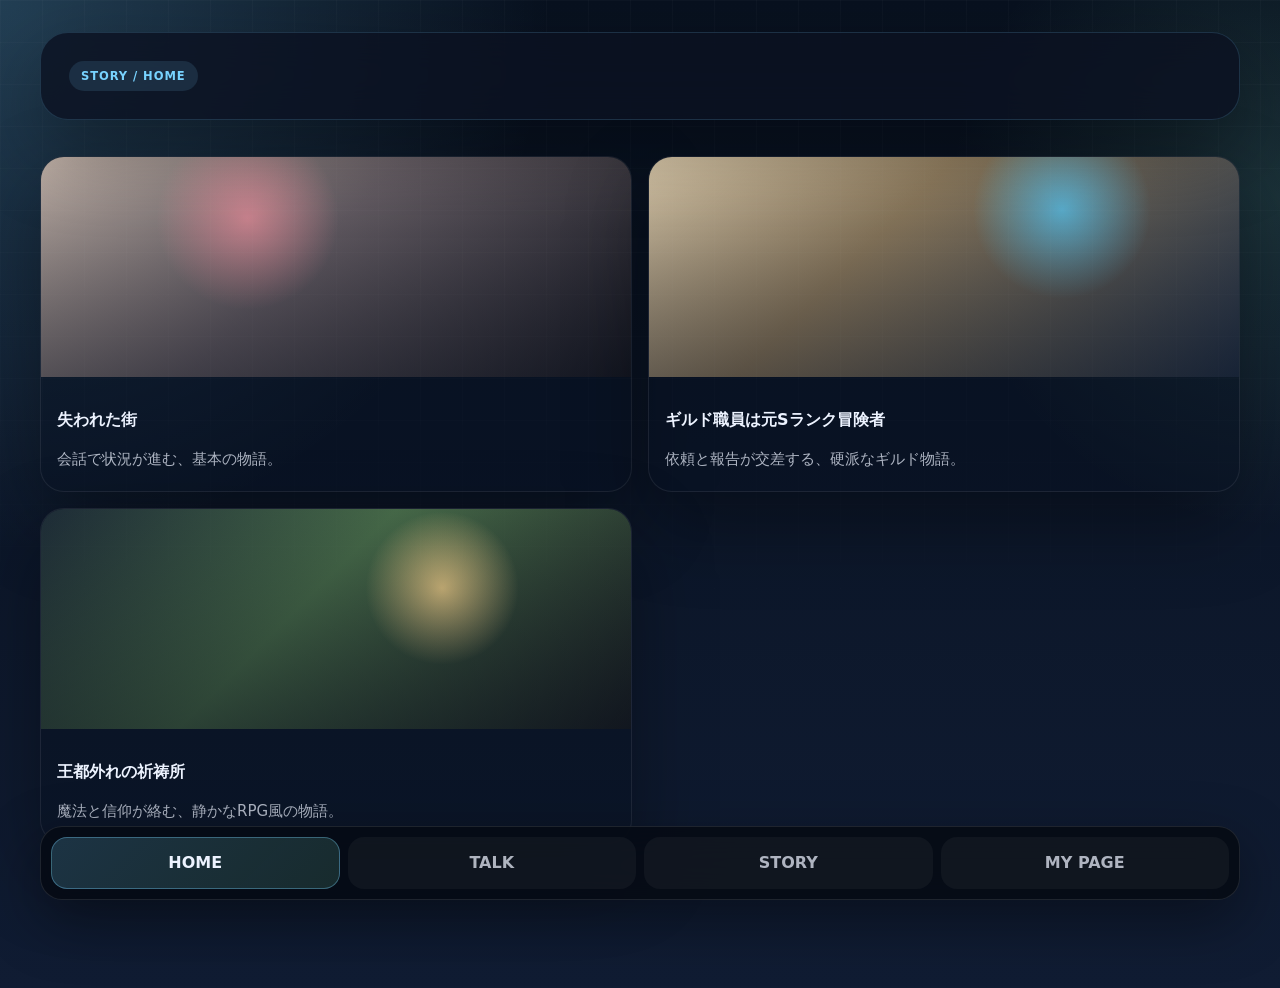
<file: docs/story/index.html>
<!doctype html>
<html lang="ja">
  <head>
    <meta charset="utf-8" />
    <meta name="viewport" content="width=device-width, initial-scale=1" />
    <meta http-equiv="refresh" content="0; url=./home/" />
    <title>lingo story</title>
    <link rel="icon" href="../favicon.svg" type="image/svg+xml" />
  </head>
  <body>
    <p><a href="./home/">./home/ へ移動</a></p>
    <script>
      location.replace('./home/');
    </script>
  </body>
</html>
</file>
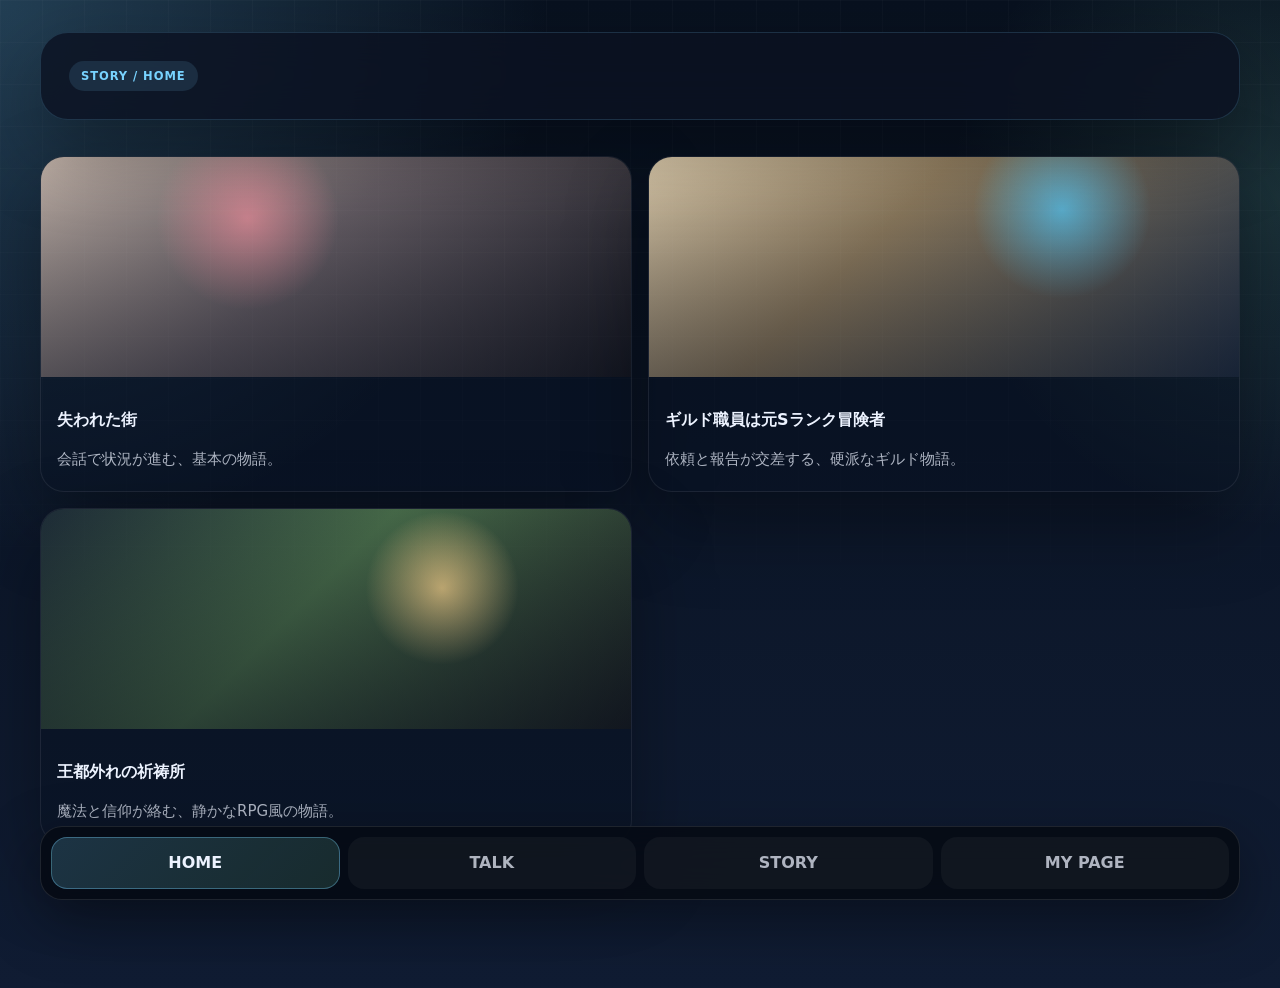
<file: docs/story/home/index.html>
<!doctype html>
<html lang="ja">
  <head>
    <meta charset="utf-8" />
    <meta name="viewport" content="width=device-width, initial-scale=1" />
    <title>lingo story - home</title>
    <link rel="icon" href="../../favicon.svg" type="image/svg+xml" />
    <link rel="stylesheet" href="../style.css" />
    <script type="module" src="./main.js"></script>
  </head>
  <body>
    <main class="page app-shell">
      <section class="hero">
        <div class="eyebrow">STORY / HOME</div>
      </section>

      <section class="home-feed">
        <div class="feed-grid" id="story-home-feed"></div>
      </section>
    </main>

    <nav class="mobile-nav" aria-label="app tabs">
      <a class="mobile-nav-item active" href="./" aria-current="page">HOME</a>
      <a class="mobile-nav-item" href="../talk/">TALK</a>
      <a class="mobile-nav-item" href="../story/">STORY</a>
      <a class="mobile-nav-item" href="../mypage/">MY PAGE</a>
    </nav>
  </body>
</html>
</file>
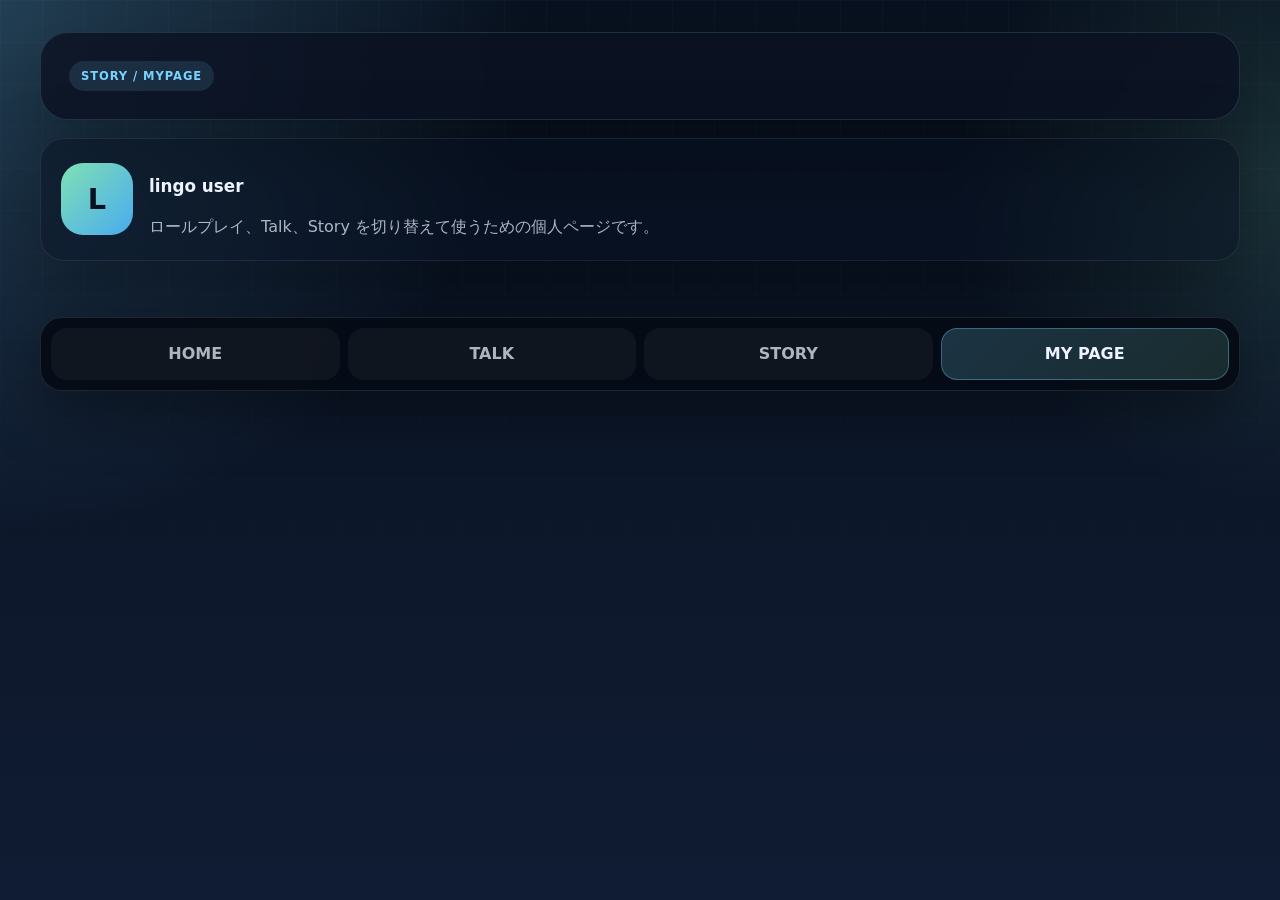
<file: docs/story/mypage/index.html>
<!doctype html>
<html lang="ja">
  <head>
    <meta charset="utf-8" />
    <meta name="viewport" content="width=device-width, initial-scale=1" />
    <title>lingo story - mypage</title>
    <link rel="icon" href="../../favicon.svg" type="image/svg+xml" />
    <link rel="stylesheet" href="../style.css" />
  </head>
  <body>
    <main class="page app-shell">
      <section class="hero">
        <div class="eyebrow">STORY / MYPAGE</div>
      </section>

      <section class="mypage-card panel">
        <div class="mypage-profile">
          <div class="mypage-avatar">L</div>
          <div>
            <h3>lingo user</h3>
            <p>ロールプレイ、Talk、Story を切り替えて使うための個人ページです。</p>
          </div>
        </div>
      </section>
    </main>

    <nav class="mobile-nav" aria-label="app tabs">
      <a class="mobile-nav-item" href="../home/">HOME</a>
      <a class="mobile-nav-item" href="../talk/">TALK</a>
      <a class="mobile-nav-item" href="../story/">STORY</a>
      <a class="mobile-nav-item active" href="./" aria-current="page">MY PAGE</a>
    </nav>
  </body>
</html>
</file>
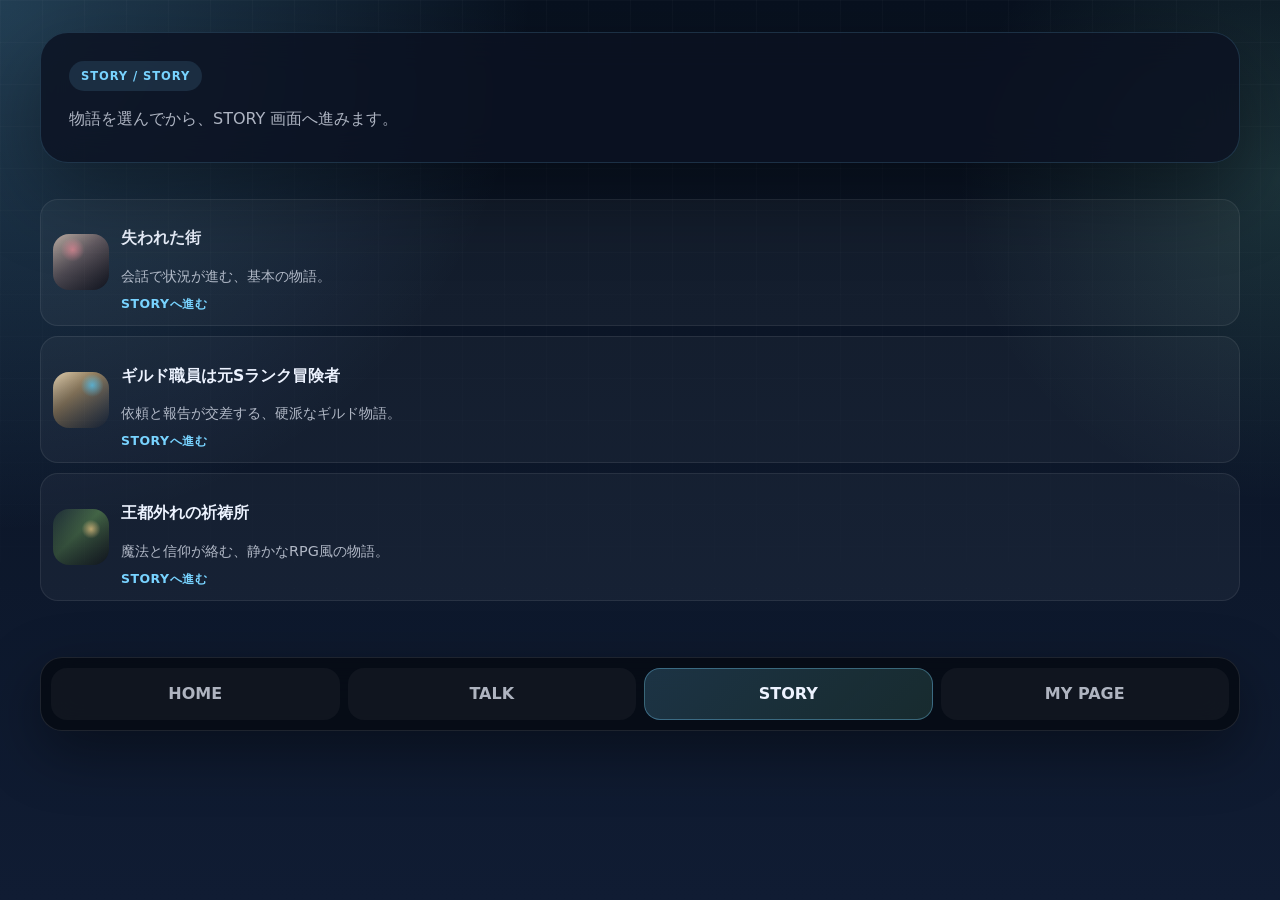
<file: docs/story/story/index.html>
<!doctype html>
<html lang="ja">
  <head>
    <meta charset="utf-8" />
    <meta name="viewport" content="width=device-width, initial-scale=1" />
    <title>lingo story - story select</title>
    <link rel="icon" href="../../favicon.svg" type="image/svg+xml" />
    <link rel="stylesheet" href="../style.css" />
    <script type="module" src="../list.js"></script>
  </head>
  <body data-list-target="story">
    <main class="page app-shell">
      <section class="hero">
        <div class="eyebrow">STORY / STORY</div>
        <p class="lede">物語を選んでから、STORY 画面へ進みます。</p>
      </section>

      <section class="home-feed">
        <div class="story-list" id="story-list-feed"></div>
      </section>
    </main>

    <nav class="mobile-nav" aria-label="app tabs">
      <a class="mobile-nav-item" href="../home/">HOME</a>
      <a class="mobile-nav-item" href="../talk/">TALK</a>
      <a class="mobile-nav-item active" href="./" aria-current="page">STORY</a>
      <a class="mobile-nav-item" href="../mypage/">MY PAGE</a>
    </nav>
  </body>
</html>
</file>
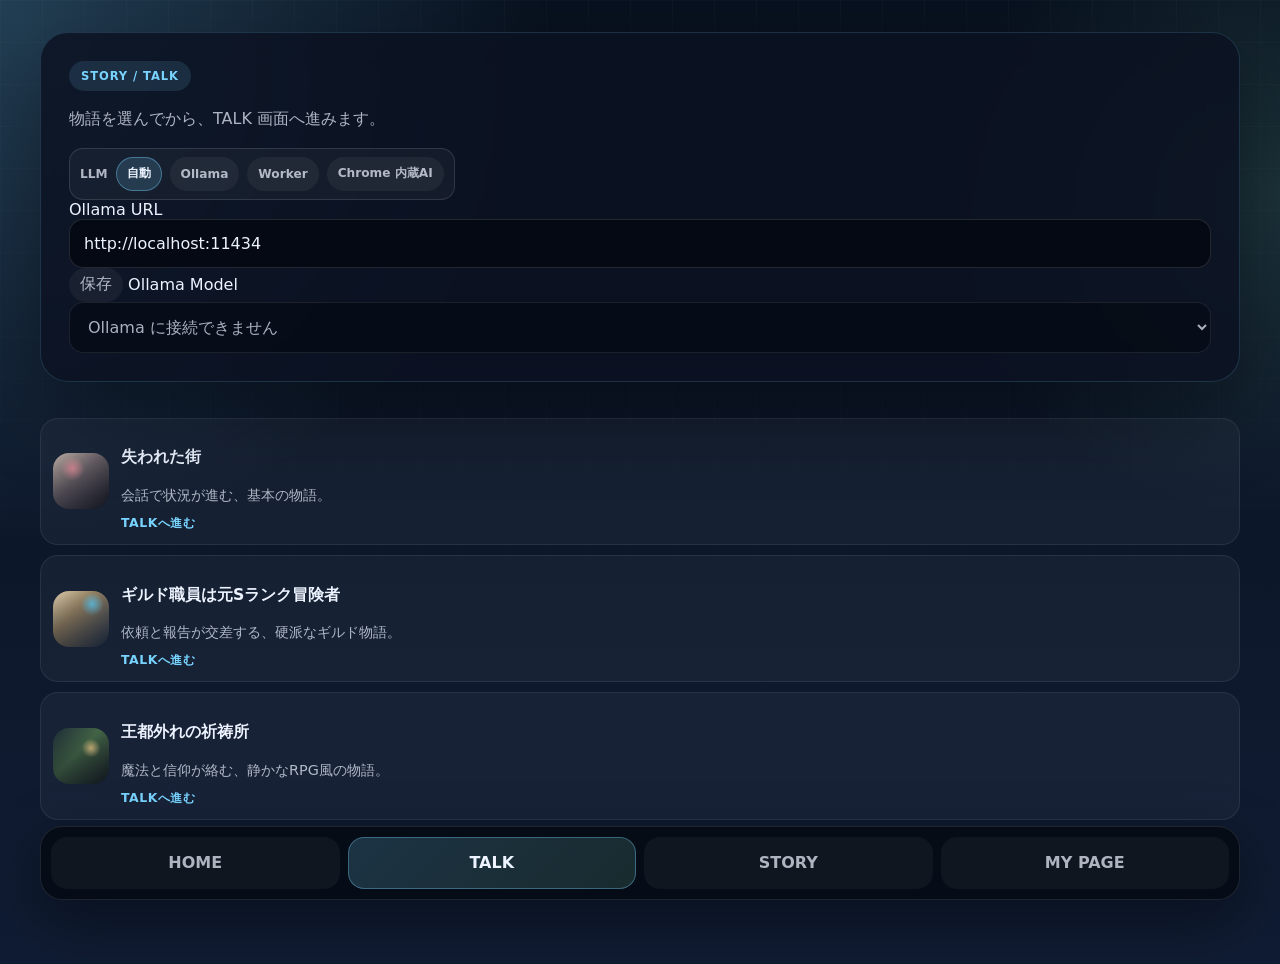
<file: docs/story/talk/index.html>
<!doctype html>
<html lang="ja">
  <head>
    <meta charset="utf-8" />
    <meta name="viewport" content="width=device-width, initial-scale=1" />
    <title>lingo story - talk select</title>
    <link rel="icon" href="../../favicon.svg" type="image/svg+xml" />
    <link rel="stylesheet" href="../style.css" />
    <script type="module" src="../list.js"></script>
  </head>
  <body data-list-target="talk">
    <main class="page app-shell">
      <section class="hero">
        <div class="eyebrow">STORY / TALK</div>
        <p class="lede">物語を選んでから、TALK 画面へ進みます。</p>
        <div class="story-picker-engine">
          <span>LLM</span>
          <button class="talk-engine-button active" type="button" data-talk-engine="auto">自動</button>
          <button class="talk-engine-button" type="button" data-talk-engine="ollama">Ollama</button>
          <button class="talk-engine-button" type="button" data-talk-engine="worker">Worker</button>
          <button class="talk-engine-button" type="button" data-talk-engine="builtin">Chrome 内蔵AI</button>
        </div>
        <div class="talk-ollama-config">
          <label for="talk-ollama-base-url">Ollama URL</label>
          <input id="talk-ollama-base-url" type="url" placeholder="http://localhost:11434" />
          <button id="talk-ollama-save" type="button" class="talk-engine-button">保存</button>
          <label for="talk-ollama-model">Ollama Model</label>
          <select id="talk-ollama-model">
            <option value="">読み込み中...</option>
          </select>
        </div>
      </section>

      <section class="home-feed">
        <div class="story-list" id="story-list-feed"></div>
      </section>
    </main>

    <nav class="mobile-nav" aria-label="app tabs">
      <a class="mobile-nav-item" href="../home/">HOME</a>
      <a class="mobile-nav-item active" href="./" aria-current="page">TALK</a>
      <a class="mobile-nav-item" href="../story/">STORY</a>
      <a class="mobile-nav-item" href="../mypage/">MY PAGE</a>
    </nav>
  </body>
</html>
</file>
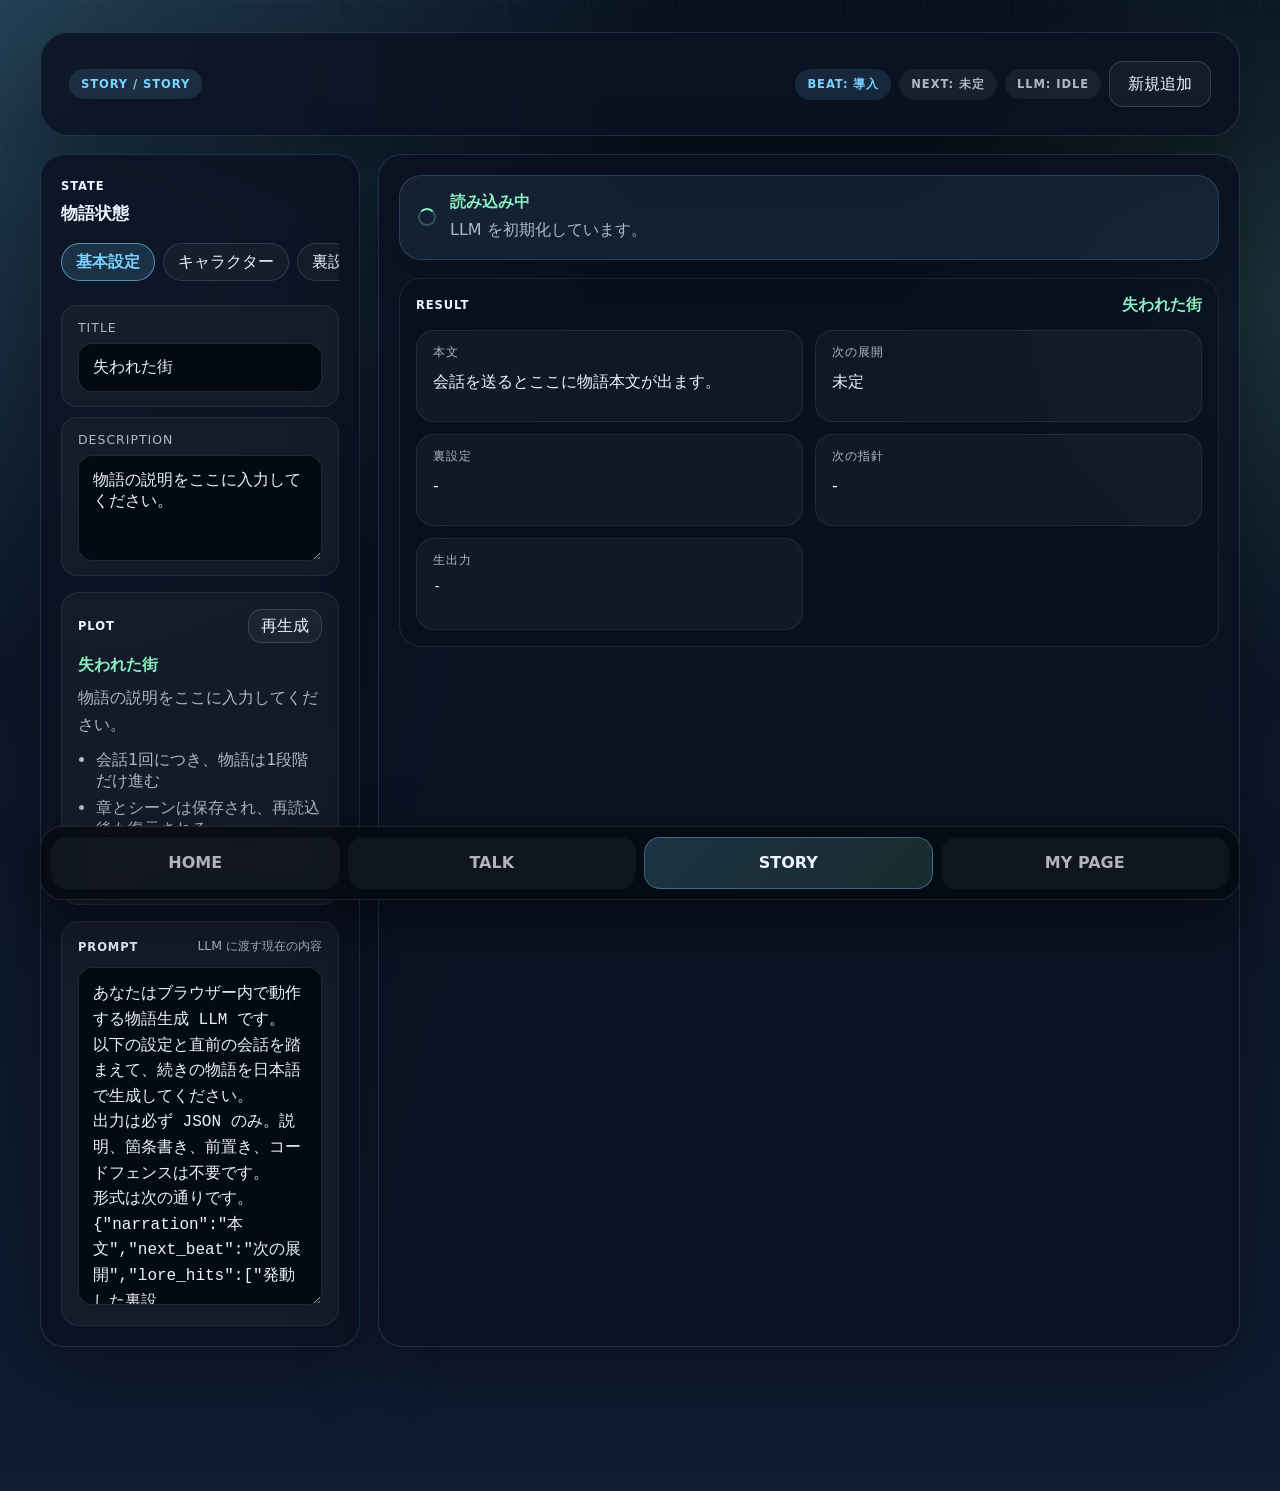
<file: docs/story/story/story.html>
<!doctype html>
<html lang="ja">
  <head>
    <meta charset="utf-8" />
    <meta name="viewport" content="width=device-width, initial-scale=1" />
    <title>lingo story - story</title>
    <link rel="icon" href="../../favicon.svg" type="image/svg+xml" />
    <link rel="stylesheet" href="../style.css" />
    <script type="module" src="../main.js"></script>
  </head>
  <body>
    <main class="page">
      <section class="hero">
        <div class="story-hero-row">
          <div class="eyebrow">STORY / STORY</div>
          <div class="story-status">
            <div class="badge" id="status-badge">beat: idle</div>
            <div class="badge badge-secondary" id="next-beat-badge">next: -</div>
            <div class="badge badge-secondary" id="llm-status-badge">llm: idle</div>
            <button class="button button-secondary" id="story-add-btn" type="button">新規追加</button>
          </div>
        </div>
      </section>

      <section class="story-shell">
        <aside class="panel sidebar">
          <p class="kicker">State</p>
          <h2>物語状態</h2>

          <div class="story-tabs" role="tablist" aria-label="story editor tabs">
            <button class="story-tab active" type="button" data-story-tab="basic" aria-selected="true">基本設定</button>
            <button class="story-tab" type="button" data-story-tab="character" aria-selected="false">キャラクター</button>
            <button class="story-tab" type="button" data-story-tab="lore" aria-selected="false">裏設定</button>
            <button class="story-tab" type="button" data-story-tab="style" aria-selected="false">スタイル</button>
            <button class="story-tab" type="button" data-story-tab="intro" aria-selected="false">イントロ</button>
            <button class="story-tab" type="button" data-story-tab="ending" aria-selected="false">エンディング</button>
            <button class="story-tab" type="button" data-story-tab="summary" aria-selected="false">紹介</button>
            <button class="story-tab" type="button" data-story-tab="flow" aria-selected="false">FLOW</button>
            <button class="story-tab" type="button" data-story-tab="detail" aria-selected="false">詳細設定</button>
          </div>

          <div class="story-panels">
            <section class="story-panel active" data-story-panel="basic">
              <div class="state-grid">
                <label class="state-item state-item-input">
                  <span>TITLE</span>
                  <input id="chapter-label" type="text" placeholder="タイトル" />
                </label>
                <label class="state-item state-item-input">
                  <span>DESCRIPTION</span>
                  <textarea id="scene-label" rows="4" placeholder="説明"></textarea>
                </label>
              </div>

              <div class="plot-card">
                <div class="plot-head">
                  <p class="kicker">Plot</p>
                  <button class="button button-secondary plot-reset-btn" id="plot-reset-btn" type="button">再生成</button>
                </div>
                <div class="plot-title" id="plot-title">失われた街</div>
                <p class="plot-premise" id="plot-premise"></p>
                <ul class="plot-list" id="plot-rules"></ul>
              </div>

              <div class="prompt-card">
                <div class="plot-head">
                  <p class="kicker">Prompt</p>
                  <span class="prompt-hint">LLM に渡す現在の内容</span>
                </div>
                <textarea id="prompt-preview" class="prompt-preview" rows="12" readonly></textarea>
              </div>

            </section>

            <section class="story-panel" data-story-panel="character">
              <div class="state-grid">
                <div class="state-item">
                  <span>Characters</span>
                  <strong>主要キャラクター</strong>
                </div>
              </div>
              <div class="entity-stack">
                <div class="entity-card">
                  <div class="entity-head">
                    <strong>Character 1</strong>
                    <span class="entity-tag">主人公</span>
                  </div>
                  <label class="field">
                    <span>名前</span>
                    <input id="character-0-name" type="text" placeholder="例: ユウ" />
                  </label>
                  <label class="field">
                    <span>性格</span>
                    <textarea id="character-0-personality" rows="4" placeholder="落ち着いていて、状況を観察してから動く"></textarea>
                  </label>
                  <label class="field">
                    <span>口調</span>
                    <textarea id="character-0-voice" rows="3" placeholder="短く、穏やかに話す"></textarea>
                  </label>
                  <label class="field">
                    <span>関係性</span>
                    <textarea id="character-0-relation" rows="3" placeholder="主人公"></textarea>
                  </label>
                  <label class="field">
                    <span>画像URL</span>
                    <input id="character-0-image" type="url" placeholder="https://..." />
                  </label>
                </div>

                <div class="entity-card">
                  <div class="entity-head">
                    <strong>Character 2</strong>
                    <span class="entity-tag">相手役</span>
                  </div>
                  <label class="field">
                    <span>名前</span>
                    <input id="character-1-name" type="text" placeholder="例: アリス" />
                  </label>
                  <label class="field">
                    <span>性格</span>
                    <textarea id="character-1-personality" rows="4" placeholder="言葉の端々に本音がにじむ"></textarea>
                  </label>
                  <label class="field">
                    <span>口調</span>
                    <textarea id="character-1-voice" rows="3" placeholder="少し砕けた口調"></textarea>
                  </label>
                  <label class="field">
                    <span>関係性</span>
                    <textarea id="character-1-relation" rows="3" placeholder="会話相手"></textarea>
                  </label>
                  <label class="field">
                    <span>画像URL</span>
                    <input id="character-1-image" type="url" placeholder="https://..." />
                  </label>
                </div>
              </div>
            </section>

            <section class="story-panel" data-story-panel="lore">
              <div class="state-grid">
                <div class="state-item">
                  <span>Lore</span>
                  <strong>大きな裏設定</strong>
                </div>
              </div>
              <p class="tab-note">定型の裏設定3つと、自由記述の裏設定1つを登録します。</p>
              <div class="entity-stack">
                <div class="entity-card">
                  <div class="entity-head">
                    <strong>Lore 1</strong>
                    <span class="entity-tag">共有あり</span>
                  </div>
                  <label class="field">
                    <span>裏設定名</span>
                    <input id="lore-0-keyword" type="text" placeholder="例: マギア王国" />
                  </label>
                  <label class="field">
                    <span>登録テキスト</span>
                    <textarea id="lore-0-description" rows="6" placeholder="小説の抜粋や世界観データを入力"></textarea>
                  </label>
                  <label class="field">
                    <span>補足</span>
                    <input id="lore-0-trigger" type="text" placeholder="必要ならメモを入れる" />
                  </label>
                  <label class="toggle-row">
                    <input id="lore-0-shared" type="checkbox" checked />
                    <span>共有する</span>
                  </label>
                </div>

                <div class="entity-card">
                  <div class="entity-head">
                    <strong>Lore 2</strong>
                    <span class="entity-tag">共有あり</span>
                  </div>
                  <label class="field">
                    <span>裏設定名</span>
                    <input id="lore-1-keyword" type="text" placeholder="例: 暗黒魔法の書" />
                  </label>
                  <label class="field">
                    <span>登録テキスト</span>
                    <textarea id="lore-1-description" rows="6" placeholder="小説の抜粋や世界観データを入力"></textarea>
                  </label>
                  <label class="field">
                    <span>補足</span>
                    <input id="lore-1-trigger" type="text" placeholder="必要ならメモを入れる" />
                  </label>
                  <label class="toggle-row">
                    <input id="lore-1-shared" type="checkbox" checked />
                    <span>共有する</span>
                  </label>
                </div>

                <div class="entity-card">
                  <div class="entity-head">
                    <strong>Lore 3</strong>
                    <span class="entity-tag">共有あり</span>
                  </div>
                  <label class="field">
                    <span>裏設定名</span>
                    <input id="lore-2-keyword" type="text" placeholder="例: 世界の掟" />
                  </label>
                  <label class="field">
                    <span>登録テキスト</span>
                    <textarea id="lore-2-description" rows="6" placeholder="小説の抜粋や世界観データを入力"></textarea>
                  </label>
                  <label class="field">
                    <span>補足</span>
                    <input id="lore-2-trigger" type="text" placeholder="必要ならメモを入れる" />
                  </label>
                  <label class="toggle-row">
                    <input id="lore-2-shared" type="checkbox" checked />
                    <span>共有する</span>
                  </label>
                </div>

                <div class="entity-card">
                  <div class="entity-head">
                    <strong>Lore 4</strong>
                    <span class="entity-tag">自由記述</span>
                  </div>
                  <label class="field">
                    <span>タイトル</span>
                    <input id="lore-free-title" type="text" placeholder="自由記述の見出し" />
                  </label>
                  <label class="field">
                    <span>本文</span>
                    <textarea id="lore-free-text" rows="10" placeholder="小説本文や長い背景設定を入力"></textarea>
                  </label>
                </div>
              </div>
            </section>

            <section class="story-panel" data-story-panel="style">
              <div class="state-grid">
                <div class="state-item">
                  <span>Style</span>
                  <strong>文体設定</strong>
                </div>
              </div>
              <label class="field">
                <span>トーン</span>
                <input id="style-tone" type="text" placeholder="落ち着いた / 軽快 / 緊張感のある" />
              </label>
              <div class="mini-grid">
                <label class="field">
                  <span>視点</span>
                  <select id="style-viewpoint">
                    <option value="一人称">一人称</option>
                    <option value="二人称">二人称</option>
                    <option value="三人称" selected>三人称</option>
                  </select>
                </label>
                <label class="field">
                  <span>テンポ</span>
                  <select id="style-tempo">
                    <option value="速い">速い</option>
                    <option value="自然" selected>自然</option>
                    <option value="遅い">遅い</option>
                  </select>
                </label>
              </div>
              <label class="field">
                <span>応答長</span>
                <select id="style-length">
                  <option value="短い">短い</option>
                  <option value="中間">中間</option>
                  <option value="長い">長い</option>
                  <option value="自動" selected>自動</option>
                </select>
              </label>
            </section>

            <section class="story-panel" data-story-panel="intro">
              <div class="state-grid">
                <div class="state-item">
                  <span>Intro</span>
                  <strong>導入</strong>
                </div>
              </div>
              <label class="field">
                <span>冒頭</span>
                <textarea id="intro-opening" rows="4" placeholder="物語の始まりを入力"></textarea>
              </label>
              <label class="field">
                <span>状況</span>
                <textarea id="intro-situation" rows="4" placeholder="どんな場面から始めるか"></textarea>
              </label>
              <label class="field">
                <span>最初に出すキャラ</span>
                <input id="intro-first-character" type="text" placeholder="ユウ" />
              </label>
              <label class="field">
                <span>始め方</span>
                <select id="intro-direction">
                  <option value="会話から始める" selected>会話から始める</option>
                  <option value="情景から始める">情景から始める</option>
                  <option value="行動から始める">行動から始める</option>
                </select>
              </label>
            </section>

            <section class="story-panel" data-story-panel="ending">
              <div class="state-grid">
                <div class="state-item">
                  <span>Ending</span>
                  <strong>エンディング</strong>
                </div>
              </div>
              <label class="field">
                <span>結末の方向性</span>
                <textarea id="ending-summary" rows="4" placeholder="どういう終わり方にしたいか"></textarea>
              </label>
              <label class="field">
                <span>最後の状況</span>
                <textarea id="ending-state" rows="4" placeholder="最後にどうなっているか"></textarea>
              </label>
              <label class="field">
                <span>締めのひと言</span>
                <textarea id="ending-line" rows="3" placeholder="最終話で入れたい一言"></textarea>
              </label>
            </section>

            <section class="story-panel" data-story-panel="summary">
              <div class="state-grid">
                <div class="state-item">
                  <span>Summary</span>
                  <strong>紹介</strong>
                </div>
              </div>
              <label class="field">
                <span>公開タイトル</span>
                <input id="summary-title" type="text" placeholder="物語タイトル" />
              </label>
              <label class="field">
                <span>紹介文</span>
                <textarea id="summary-description" rows="4" placeholder="短い紹介文を入力"></textarea>
              </label>
              <label class="field">
                <span>タグ</span>
                <input id="summary-tags" type="text" placeholder="#恋愛 #ミステリー" />
              </label>
              <label class="field">
                <span>一言コピー</span>
                <input id="summary-copy" type="text" placeholder="ひとことで魅力を伝える" />
              </label>
            </section>

            <section class="story-panel" data-story-panel="flow">
              <div class="state-grid">
                <div class="state-item">
                  <span>Flow</span>
                  <strong>TALK 用の表示設定</strong>
                </div>
              </div>
              <label class="field">
                <span>FLOW タイトル</span>
                <input id="flow-title" type="text" placeholder="登場人物 / FLOW" />
              </label>
              <label class="field">
                <span>説明</span>
                <textarea id="flow-description" rows="4" placeholder="TALK の上から出すドロワーに表示する説明"></textarea>
              </label>
              <label class="toggle-row">
                <input id="flow-show-characters" type="checkbox" checked />
                <span>登場人物を表示する</span>
              </label>
              <label class="toggle-row">
                <input id="flow-show-images" type="checkbox" checked />
                <span>画像を表示する</span>
              </label>
            </section>

            <section class="story-panel" data-story-panel="detail">
              <div class="state-grid">
                <div class="state-item">
                  <span>Detail</span>
                  <strong>詳細設定</strong>
                </div>
              </div>
              <label class="field">
                <span>禁止事項</span>
                <textarea id="detail-forbidden" rows="4" placeholder="避けたい表現や展開"></textarea>
              </label>
              <label class="field">
                <span>発動キーワード</span>
                <input id="detail-trigger" type="text" placeholder="特定の語で設定を強く反映" />
              </label>
              <label class="toggle-row">
                <input id="detail-autocorrect" type="checkbox" checked />
                <span>自動補正を有効にする</span>
              </label>
              <label class="toggle-row">
                <input id="detail-save" type="checkbox" checked />
                <span>保存する</span>
              </label>
            </section>
          </div>
        </aside>

        <section class="panel story-main">
          <div class="story-loading" id="story-loading" hidden>
            <div class="story-loading-spinner" aria-hidden="true"></div>
            <div>
              <strong id="story-loading-title">読み込み中</strong>
              <p id="story-loading-text">LLM を初期化しています。</p>
            </div>
          </div>
          <article class="story-result-card" id="story-result-card">
            <div class="story-result-head">
              <p class="kicker">Result</p>
              <span class="story-result-title" id="story-result-title">まだ生成されていません</span>
            </div>
            <div class="story-result-grid">
              <div class="story-result-block">
                <span>本文</span>
                <p id="story-result-narration">会話を送るとここに物語本文が出ます。</p>
              </div>
              <div class="story-result-block">
                <span>次の展開</span>
                <p id="story-result-next-beat">-</p>
              </div>
              <div class="story-result-block">
                <span>裏設定</span>
                <p id="story-result-lore-hits">-</p>
              </div>
              <div class="story-result-block">
                <span>次の指針</span>
                <p id="story-result-dialogue-hint">-</p>
              </div>
              <div class="story-result-block story-result-raw">
                <span>生出力</span>
                <p id="story-result-raw">-</p>
              </div>
            </div>
          </article>
        </section>
      </section>
    </main>

    <nav class="mobile-nav" aria-label="app tabs">
      <a class="mobile-nav-item" href="../home/">HOME</a>
      <a class="mobile-nav-item" href="../talk/">TALK</a>
      <a class="mobile-nav-item active" href="./" aria-current="page">STORY</a>
      <a class="mobile-nav-item" href="../mypage/">MY PAGE</a>
    </nav>
  </body>
</html>
</file>
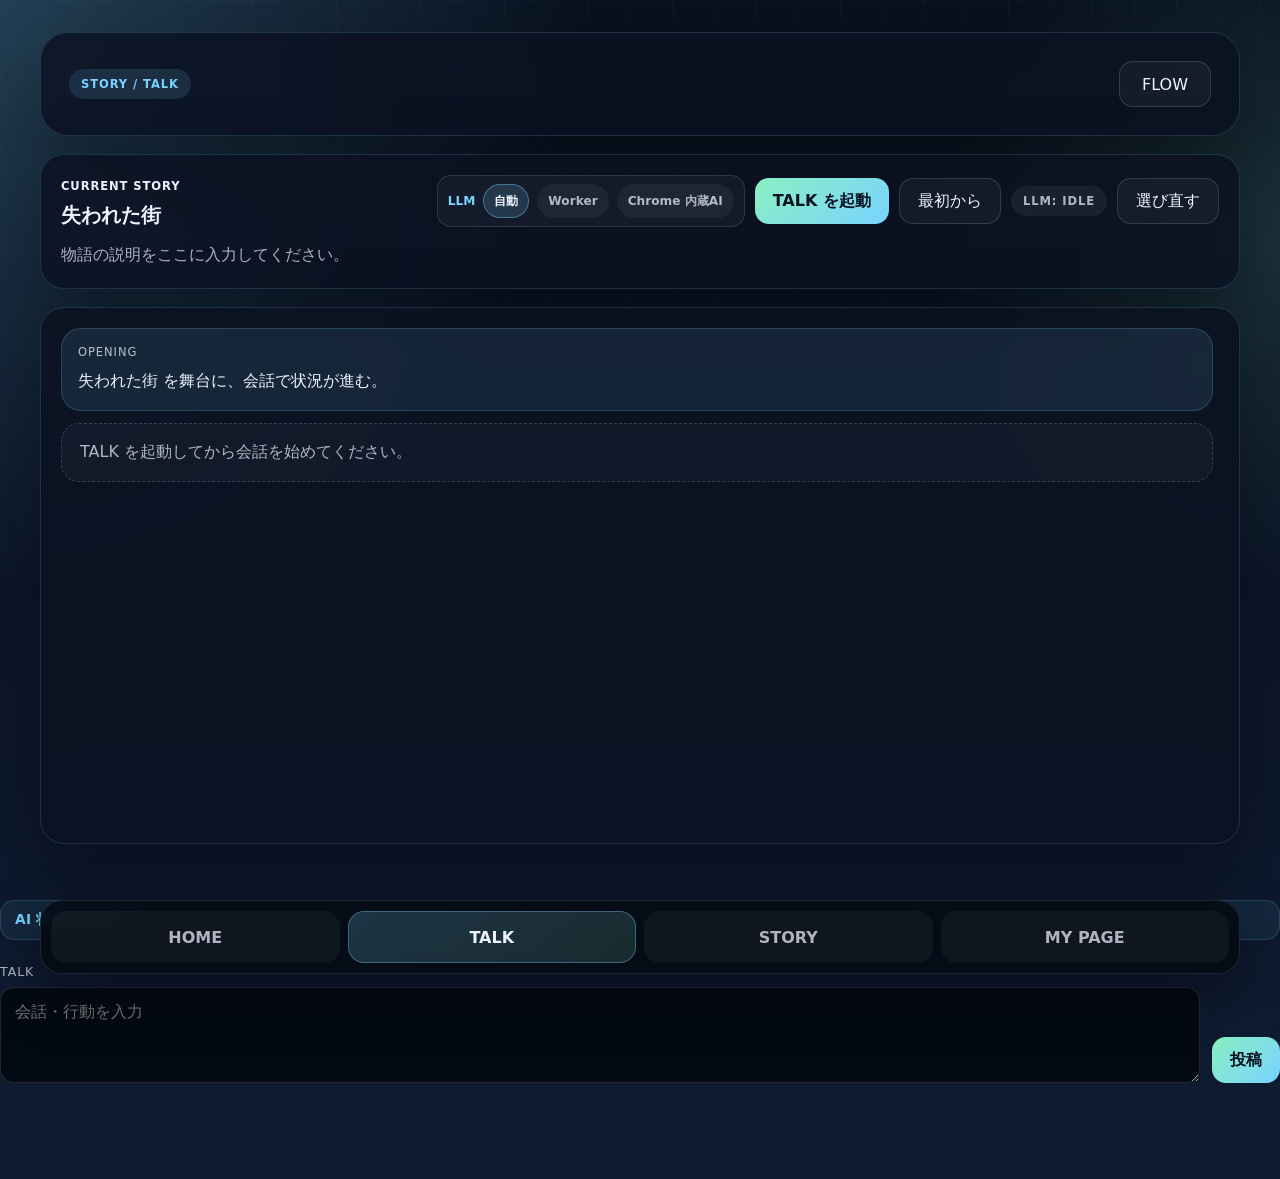
<file: docs/story/talk/talk.html>
<!doctype html>
<html lang="ja">
  <head>
    <meta charset="utf-8" />
    <meta name="viewport" content="width=device-width, initial-scale=1" />
    <title>lingo story - talk</title>
    <link rel="icon" href="../../favicon.svg" type="image/svg+xml" />
    <link rel="stylesheet" href="../style.css" />
    <script type="module" src="./main.js"></script>
  </head>
  <body class="talk-page">
    <main class="page app-shell">
      <section class="hero">
        <div class="talk-hero-row">
          <div class="eyebrow">STORY / TALK</div>
          <button class="button button-secondary talk-flow-toggle" id="talk-flow-btn" type="button">FLOW</button>
        </div>
      </section>

      <section class="talk-context panel">
        <div class="talk-context-head">
          <div>
            <p class="kicker">Current Story</p>
            <h2 id="talk-story-title">失われた街</h2>
          </div>
          <div class="talk-context-actions">
            <div class="talk-engine-switch" role="group" aria-label="LLM を切り替える">
              <span>LLM</span>
              <button class="talk-engine-button active" type="button" data-talk-engine="auto">自動</button>
              <button class="talk-engine-button" type="button" data-talk-engine="worker">Worker</button>
              <button class="talk-engine-button" type="button" data-talk-engine="builtin">Chrome 内蔵AI</button>
            </div>
            <button class="button button-primary" id="talk-start-btn" type="button">TALK を起動</button>
            <button class="button button-secondary" id="talk-reset-btn" type="button">最初から</button>
            <span class="badge badge-secondary" id="talk-llm-status-badge">llm: idle</span>
            <a class="button button-secondary" href="./">選び直す</a>
          </div>
        </div>
        <p class="talk-context-description" id="talk-story-description"></p>
      </section>

      <section class="talk-shell panel">
        <div class="talk-log" id="talk-log" aria-live="polite"></div>
      </section>
    </main>

    <section class="talk-flow-layer" id="talk-flow-layer" aria-hidden="true">
      <div class="talk-flow-backdrop" data-flow-close></div>
      <section class="talk-flow-sheet panel" role="dialog" aria-modal="true" aria-labelledby="talk-flow-title">
        <div class="talk-flow-head">
          <div>
            <p class="kicker">FLOW</p>
            <h2 id="talk-flow-title">登場人物</h2>
          </div>
          <button class="button button-secondary talk-flow-close" id="talk-flow-close-btn" type="button">閉じる</button>
        </div>
        <p class="talk-flow-description" id="talk-flow-description"></p>
        <div class="talk-flow-grid" id="talk-flow-grid"></div>
      </section>
    </section>

    <div class="talk-dock">
      <div class="talk-progress" id="talk-progress-text" aria-live="polite">AI 状況: 待機中</div>
      <div class="talk-composer">
        <label class="field talk-field" for="talk-input">
          <span>Talk</span>
          <textarea id="talk-input" rows="3" placeholder="会話・行動を入力"></textarea>
        </label>
        <button class="button button-primary" id="send-talk-btn" type="button">投稿</button>
      </div>

      <nav class="mobile-nav" aria-label="app tabs">
        <a class="mobile-nav-item" href="../home/">HOME</a>
        <a class="mobile-nav-item active" href="./" aria-current="page">TALK</a>
        <a class="mobile-nav-item" href="../story/">STORY</a>
        <a class="mobile-nav-item" href="../mypage/">MY PAGE</a>
      </nav>
    </div>
  </body>
</html>
</file>
<file: docs/story/style.css>
:root {
  color-scheme: dark;
  --bg-a: #08111f;
  --bg-b: #101c33;
  --panel: rgba(11, 18, 33, 0.82);
  --line: rgba(120, 211, 255, 0.16);
  --text: #edf3ff;
  --muted: rgba(237, 243, 255, 0.72);
  --accent: #78d3ff;
  --accent-2: #8af0c1;
  --bubble-left: rgba(255, 255, 255, 0.08);
  --bubble-right: linear-gradient(135deg, #4db8ff 0%, #78d3ff 100%);
  --shadow: 0 30px 80px rgba(0, 0, 0, 0.35);
}

* {
  box-sizing: border-box;
}

body {
  margin: 0;
  min-height: 100vh;
  font-family: "Segoe UI", "Hiragino Sans", "Yu Gothic", system-ui, sans-serif;
  color: var(--text);
  background:
    radial-gradient(circle at top left, rgba(120, 211, 255, 0.24), transparent 34%),
    radial-gradient(circle at right 20%, rgba(138, 240, 193, 0.14), transparent 22%),
    linear-gradient(180deg, var(--bg-a), var(--bg-b));
}

body::before {
  content: "";
  position: fixed;
  inset: 0;
  pointer-events: none;
  background-image:
    linear-gradient(rgba(255, 255, 255, 0.03) 1px, transparent 1px),
    linear-gradient(90deg, rgba(255, 255, 255, 0.03) 1px, transparent 1px);
  background-size: 42px 42px;
  mask-image: linear-gradient(180deg, rgba(0, 0, 0, 0.7), transparent 85%);
}

a {
  color: inherit;
  text-decoration: none;
}

button,
input,
select,
textarea {
  font: inherit;
}

.page {
  width: min(1200px, calc(100% - 32px));
  margin: 0 auto;
  padding: 32px 0 56px;
}

.mobile-nav {
  position: sticky;
  bottom: 0;
  z-index: 30;
  display: flex;
  gap: 8px;
  width: min(1200px, calc(100% - 20px));
  margin: 0 auto 14px;
  padding: 10px;
  border-radius: 22px;
  border: 1px solid rgba(255, 255, 255, 0.1);
  background: rgba(6, 11, 21, 0.92);
  backdrop-filter: blur(18px);
  box-shadow: 0 20px 60px rgba(0, 0, 0, 0.4);
}

.mobile-nav-item {
  flex: 1 1 0;
  min-height: 52px;
  display: inline-flex;
  align-items: center;
  justify-content: center;
  border-radius: 16px;
  color: var(--muted);
  background: rgba(255, 255, 255, 0.04);
  border: 1px solid transparent;
  font-weight: 700;
}

.mobile-nav-item.active {
  color: var(--text);
  border-color: rgba(120, 211, 255, 0.35);
  background: linear-gradient(135deg, rgba(120, 211, 255, 0.2), rgba(138, 240, 193, 0.14));
}

.hero,
.panel {
  border: 1px solid var(--line);
  background: var(--panel);
  box-shadow: var(--shadow);
  backdrop-filter: blur(18px);
}

.hero {
  padding: 28px;
  border-radius: 28px;
}

.story-hero-row {
  display: flex;
  justify-content: space-between;
  gap: 12px;
  align-items: center;
  flex-wrap: wrap;
}

.eyebrow,
.kicker,
.badge {
  display: inline-flex;
  align-items: center;
  border-radius: 999px;
  font-size: 0.72rem;
  font-weight: 700;
  letter-spacing: 0.08em;
  text-transform: uppercase;
}

.eyebrow,
.badge {
  padding: 8px 12px;
  background: rgba(120, 211, 255, 0.12);
  color: var(--accent);
}

.badge-secondary {
  background: rgba(255, 255, 255, 0.06);
  color: var(--muted);
}

h1,
h2,
p {
  margin: 0;
}

h1 {
  margin-top: 18px;
  font-size: clamp(2.2rem, 6vw, 4.8rem);
  line-height: 1;
  letter-spacing: -0.05em;
}

.lede {
  margin-top: 14px;
  max-width: 62ch;
  color: var(--muted);
  line-height: 1.8;
}

.hero-actions {
  display: flex;
  flex-wrap: wrap;
  gap: 12px;
  margin-top: 22px;
}

.button {
  display: inline-flex;
  align-items: center;
  justify-content: center;
  min-height: 46px;
  padding: 0 18px;
  border-radius: 14px;
  border: 0;
  cursor: pointer;
  transition: transform 0.18s ease, box-shadow 0.18s ease, border-color 0.18s ease;
}

.button:hover {
  transform: translateY(-1px);
}

.button-primary {
  color: #08111f;
  background: linear-gradient(135deg, #8af0c1 0%, #78d3ff 100%);
  font-weight: 800;
}

.button-secondary {
  color: var(--text);
  border: 1px solid rgba(255, 255, 255, 0.14);
  background: rgba(255, 255, 255, 0.04);
}

.app-shell {
  display: flex;
  flex-direction: column;
  gap: 18px;
}

.home-feed {
  margin-top: 18px;
}

.feed-grid {
  display: grid;
  grid-template-columns: repeat(2, minmax(0, 1fr));
  gap: 16px;
}

.feed-card {
  overflow: hidden;
  border-radius: 24px;
  border: 1px solid rgba(255, 255, 255, 0.08);
  background: rgba(8, 17, 31, 0.46);
  box-shadow: var(--shadow);
}

.feed-card[data-active="true"] {
  border-color: rgba(120, 211, 255, 0.45);
  box-shadow: 0 24px 60px rgba(120, 211, 255, 0.12);
}

.feed-thumb {
  min-height: 220px;
  background-size: cover;
  background-position: center;
}

.feed-thumb-a {
  background:
    linear-gradient(180deg, rgba(9, 15, 28, 0.08), rgba(9, 15, 28, 0.48)),
    radial-gradient(circle at 35% 28%, rgba(255, 159, 171, 0.9), transparent 22%),
    linear-gradient(135deg, #d1c0b4 0%, #72686e 45%, #1a1b24 100%);
}

.feed-thumb-b {
  background:
    linear-gradient(180deg, rgba(9, 15, 28, 0.08), rgba(9, 15, 28, 0.48)),
    radial-gradient(circle at 70% 24%, rgba(104, 214, 255, 0.9), transparent 20%),
    linear-gradient(135deg, #f0ddba 0%, #a08a67 38%, #24354d 100%);
}

.feed-thumb-c {
  background:
    linear-gradient(180deg, rgba(9, 15, 28, 0.08), rgba(9, 15, 28, 0.48)),
    radial-gradient(circle at 68% 36%, rgba(255, 219, 143, 0.9), transparent 18%),
    linear-gradient(135deg, #1f2e39 0%, #4a6f4b 44%, #191d22 100%);
}

.feed-thumb-d {
  background:
    linear-gradient(180deg, rgba(9, 15, 28, 0.08), rgba(9, 15, 28, 0.48)),
    radial-gradient(circle at 42% 28%, rgba(255, 199, 143, 0.9), transparent 20%),
    linear-gradient(135deg, #6d563e 0%, #3b2d27 42%, #11131a 100%);
}

.feed-body {
  padding: 16px 16px 18px;
}

.feed-body h3 {
  font-size: 1rem;
  line-height: 1.4;
}

.feed-body p {
  margin-top: 8px;
  color: var(--muted);
  line-height: 1.7;
  font-size: 0.94rem;
}

.story-list {
  display: grid;
  gap: 10px;
}

.story-list-item {
  width: 100%;
  display: flex;
  align-items: center;
  gap: 12px;
  padding: 12px;
  border-radius: 18px;
  border: 1px solid rgba(255, 255, 255, 0.08);
  background: rgba(255, 255, 255, 0.04);
  color: var(--text);
  text-align: left;
  cursor: pointer;
}

.story-list-item[data-active="true"] {
  border-color: rgba(120, 211, 255, 0.45);
  background: rgba(120, 211, 255, 0.1);
}

.story-list-thumb {
  width: 56px;
  height: 56px;
  flex: 0 0 56px;
  border-radius: 16px;
  background-size: cover;
  background-position: center;
}

.story-list-body {
  min-width: 0;
  flex: 1 1 auto;
}

.story-list-body h3 {
  font-size: 0.98rem;
  line-height: 1.4;
}

.story-list-body p {
  margin-top: 4px;
  color: var(--muted);
  line-height: 1.6;
  font-size: 0.9rem;
}

.story-list-action {
  display: inline-flex;
  margin-top: 8px;
  color: var(--accent);
  font-size: 0.78rem;
  font-weight: 700;
  letter-spacing: 0.04em;
}

.talk-context {
  display: grid;
  gap: 12px;
}

.talk-context-head {
  display: flex;
  justify-content: space-between;
  gap: 14px;
  align-items: flex-start;
  flex-wrap: wrap;
}

.talk-context-head h2 {
  margin-top: 8px;
  font-size: 1.25rem;
}

.talk-context-actions {
  display: inline-flex;
  align-items: center;
  gap: 10px;
  flex-wrap: wrap;
}

.talk-engine-switch {
  display: inline-flex;
  align-items: center;
  gap: 8px;
  padding: 8px 10px;
  border-radius: 14px;
  border: 1px solid rgba(255, 255, 255, 0.12);
  background: rgba(255, 255, 255, 0.04);
  color: var(--muted);
  font-size: 0.76rem;
  font-weight: 700;
}

.talk-engine-switch > span {
  color: var(--accent);
}

.talk-engine-button {
  min-height: 34px;
  padding: 0 10px;
  border-radius: 999px;
  border: 1px solid transparent;
  background: rgba(255, 255, 255, 0.05);
  color: var(--muted);
  cursor: pointer;
}

.talk-engine-button.active {
  border-color: rgba(120, 211, 255, 0.4);
  background: rgba(120, 211, 255, 0.16);
  color: var(--text);
}

.story-picker-engine {
  display: inline-flex;
  flex-wrap: wrap;
  align-items: center;
  gap: 8px;
  margin-top: 14px;
  padding: 8px 10px;
  border-radius: 14px;
  border: 1px solid rgba(255, 255, 255, 0.12);
  background: rgba(255, 255, 255, 0.04);
  color: var(--muted);
  font-size: 0.76rem;
  font-weight: 700;
}

.talk-context-description {
  color: var(--muted);
  line-height: 1.7;
}

.talk-opening {
  padding: 14px;
  border-radius: 18px;
  background: rgba(255, 255, 255, 0.04);
  border: 1px solid rgba(255, 255, 255, 0.08);
}

.talk-opening p:last-child {
  margin-top: 8px;
  line-height: 1.7;
  color: var(--text);
}

.story-picker {
  display: grid;
  gap: 14px;
}

.story-picker-head {
  display: flex;
  justify-content: space-between;
  gap: 14px;
  align-items: baseline;
  flex-wrap: wrap;
}

.story-picker-head h2 {
  margin-top: 8px;
  font-size: 1.05rem;
}

.story-picker-note {
  color: var(--muted);
  line-height: 1.7;
}

.talk-shell {
  display: flex;
  flex-direction: column;
  gap: 14px;
  flex: 1 1 auto;
  min-height: 0;
}

.talk-log {
  display: grid;
  align-content: start;
  gap: 12px;
  flex: 1 1 auto;
  min-height: 320px;
  max-height: none;
  overflow: auto;
  padding-right: 6px;
  padding-bottom: 8px;
}

.talk-empty {
  padding: 18px;
  border-radius: 18px;
  border: 1px dashed rgba(255, 255, 255, 0.16);
  color: var(--muted);
  background: rgba(255, 255, 255, 0.03);
}

.talk-open-card {
  padding: 16px;
  border-radius: 20px;
  background: rgba(120, 211, 255, 0.1);
  border: 1px solid rgba(120, 211, 255, 0.18);
}

.talk-open-card div:last-child {
  margin-top: 8px;
  line-height: 1.7;
  color: var(--text);
}

.talk-spacer {
  height: 120px;
}

.talk-hero-row {
  display: flex;
  justify-content: space-between;
  gap: 12px;
  align-items: center;
}

.talk-flow-toggle {
  min-width: 92px;
}

.talk-flow-layer {
  position: fixed;
  inset: 0;
  z-index: 50;
  pointer-events: none;
  opacity: 0;
  transition: opacity 0.18s ease;
}

body.talk-flow-open {
  overflow: hidden;
}

body.talk-flow-open .talk-flow-layer {
  pointer-events: auto;
  opacity: 1;
}

.talk-flow-backdrop {
  position: absolute;
  inset: 0;
  background: rgba(3, 8, 16, 0.58);
  backdrop-filter: blur(4px);
}

.talk-flow-sheet {
  position: absolute;
  left: 10px;
  right: 10px;
  top: 10px;
  bottom: 170px;
  overflow: auto;
  border-radius: 24px;
  background: rgba(6, 11, 21, 0.96);
  border: 1px solid rgba(255, 255, 255, 0.1);
  box-shadow: 0 24px 70px rgba(0, 0, 0, 0.45);
  transform: translateY(-12px);
  transition: transform 0.2s ease;
}

body.talk-flow-open .talk-flow-sheet {
  transform: translateY(0);
}

.talk-flow-head {
  display: flex;
  justify-content: space-between;
  gap: 12px;
  align-items: center;
}

.talk-flow-description {
  margin-top: 12px;
  color: var(--muted);
  line-height: 1.7;
}

.talk-flow-grid {
  display: grid;
  gap: 12px;
  margin-top: 16px;
}

.talk-flow-empty {
  padding: 18px;
  border-radius: 18px;
  border: 1px dashed rgba(255, 255, 255, 0.16);
  color: var(--muted);
  background: rgba(255, 255, 255, 0.03);
}

body.talk-page .page {
  min-height: 100dvh;
}

body.talk-page .app-shell {
  min-height: 100dvh;
}

.talk-flow-card {
  display: flex;
  gap: 12px;
  padding: 14px;
  border-radius: 18px;
  border: 1px solid rgba(255, 255, 255, 0.08);
  background: rgba(255, 255, 255, 0.04);
}

.talk-flow-avatar {
  width: 64px;
  height: 64px;
  flex: 0 0 64px;
  border-radius: 18px;
  display: grid;
  place-items: center;
  font-weight: 900;
  color: #08111f;
  background: linear-gradient(135deg, rgba(138, 240, 193, 0.9), rgba(120, 211, 255, 0.9));
  background-size: cover;
  background-position: center;
}

.talk-flow-avatar.has-image {
  color: transparent;
}

.talk-flow-card-body {
  min-width: 0;
  flex: 1 1 auto;
}

.talk-flow-card-head {
  display: flex;
  justify-content: space-between;
  gap: 10px;
  align-items: baseline;
}

.talk-flow-card-body p {
  margin-top: 8px;
  color: var(--muted);
  line-height: 1.6;
}

.talk-flow-relation {
  color: var(--accent);
  font-size: 0.75rem;
  white-space: nowrap;
}

.talk-composer {
  display: flex;
  gap: 12px;
  align-items: flex-end;
  flex-wrap: wrap;
}

.talk-field {
  flex: 1 1 320px;
  margin-top: 0;
}

.talk-field textarea {
  min-height: 96px;
  resize: vertical;
}

.talk-dock {
  display: grid;
  gap: 8px;
}

.talk-progress {
  min-height: 36px;
  padding: 10px 14px;
  border-radius: 14px;
  border: 1px solid rgba(120, 211, 255, 0.18);
  background: rgba(120, 211, 255, 0.08);
  color: var(--accent);
  font-size: 0.86rem;
  font-weight: 700;
  letter-spacing: 0.02em;
}

.button.is-active {
  border-color: rgba(120, 211, 255, 0.45);
  box-shadow: 0 0 0 1px rgba(120, 211, 255, 0.18), 0 0 22px rgba(120, 211, 255, 0.18);
}

.button.is-busy {
  position: relative;
  overflow: hidden;
  animation: button-pulse 1.1s ease-in-out infinite;
}

.button.is-busy::after {
  content: "";
  position: absolute;
  inset: 0;
  background: linear-gradient(120deg, transparent 0%, rgba(255, 255, 255, 0.22) 50%, transparent 100%);
  transform: translateX(-120%);
  animation: button-sheen 1.3s linear infinite;
  pointer-events: none;
}

@keyframes button-pulse {
  0%, 100% {
    filter: saturate(1);
    box-shadow: 0 0 0 rgba(120, 211, 255, 0);
  }
  50% {
    filter: saturate(1.15);
    box-shadow: 0 0 0 1px rgba(120, 211, 255, 0.16), 0 0 18px rgba(120, 211, 255, 0.14);
  }
}

@keyframes button-sheen {
  from {
    transform: translateX(-120%);
  }
  to {
    transform: translateX(120%);
  }
}

.mypage-card {
  padding: 24px;
  border-radius: 28px;
  border: 1px solid rgba(255, 255, 255, 0.08);
  background: rgba(8, 17, 31, 0.46);
  box-shadow: var(--shadow);
}

.mypage-profile {
  display: flex;
  align-items: center;
  gap: 16px;
}

.mypage-avatar {
  width: 72px;
  height: 72px;
  border-radius: 22px;
  display: grid;
  place-items: center;
  background: linear-gradient(135deg, rgba(138, 240, 193, 0.92), rgba(77, 184, 255, 0.92));
  color: #08111f;
  font-size: 1.8rem;
  font-weight: 900;
}

.mypage-profile h3 {
  font-size: 1.05rem;
}

.mypage-profile p {
  margin-top: 6px;
  color: var(--muted);
  line-height: 1.7;
}

.story-shell {
  display: grid;
  grid-template-columns: 320px minmax(0, 1fr);
  gap: 18px;
  margin-top: 18px;
  flex: 1 1 auto;
}

.panel {
  border-radius: 24px;
  padding: 20px;
}

.sidebar,
.story-main {
  min-width: 0;
}

.sidebar h2,
.story-head h2 {
  margin-top: 8px;
  font-size: 1.05rem;
}

.story-tabs {
  display: flex;
  gap: 8px;
  margin-top: 18px;
  padding-bottom: 6px;
  overflow-x: auto;
  white-space: nowrap;
  scrollbar-width: thin;
}

.story-tab {
  flex: 0 0 auto;
  min-height: 38px;
  padding: 0 14px;
  border-radius: 999px;
  border: 1px solid rgba(255, 255, 255, 0.12);
  background: rgba(255, 255, 255, 0.04);
  color: var(--text);
  cursor: pointer;
}

.story-tab.active {
  border-color: rgba(120, 211, 255, 0.6);
  background: rgba(120, 211, 255, 0.14);
  color: var(--accent);
  font-weight: 700;
}

.story-panels {
  margin-top: 16px;
}

.story-panel {
  display: none;
}

.story-panel.active {
  display: block;
}

.tab-note {
  color: var(--muted);
  line-height: 1.7;
  margin-bottom: 14px;
}

.mini-grid {
  display: grid;
  grid-template-columns: repeat(2, minmax(0, 1fr));
  gap: 10px;
}

.entity-stack {
  display: grid;
  gap: 14px;
}

.entity-card {
  padding: 14px;
  border-radius: 18px;
  background: rgba(255, 255, 255, 0.04);
  border: 1px solid rgba(255, 255, 255, 0.08);
}

.entity-head {
  display: flex;
  justify-content: space-between;
  gap: 8px;
  align-items: center;
  margin-bottom: 10px;
}

.entity-head strong {
  font-size: 0.96rem;
}

.entity-tag {
  font-size: 0.74rem;
  color: var(--accent);
  opacity: 0.9;
}

.toggle-row {
  display: inline-flex;
  align-items: center;
  gap: 10px;
  color: var(--muted);
  line-height: 1.4;
}

.mini-card {
  min-height: 58px;
  border-radius: 16px;
  display: flex;
  align-items: center;
  padding: 12px 14px;
  background: rgba(255, 255, 255, 0.04);
  border: 1px solid rgba(255, 255, 255, 0.08);
  color: var(--muted);
}

.state-grid {
  display: grid;
  gap: 10px;
  margin-top: 18px;
}

.state-item {
  padding: 14px 16px;
  border-radius: 16px;
  background: rgba(255, 255, 255, 0.04);
  border: 1px solid rgba(255, 255, 255, 0.08);
}

.state-item-input {
  display: grid;
  align-content: start;
  gap: 8px;
}

.state-item-input input,
.state-item-input textarea {
  margin-top: 0;
  width: 100%;
}

.state-item-input textarea {
  min-height: 104px;
  resize: vertical;
}

.state-item span {
  display: block;
  font-size: 0.78rem;
  color: var(--muted);
  text-transform: uppercase;
  letter-spacing: 0.08em;
}

.state-item strong {
  display: block;
  margin-top: 6px;
  font-size: 1rem;
}

.plot-card {
  margin-top: 16px;
  padding: 16px;
  border-radius: 18px;
  background: rgba(255, 255, 255, 0.04);
  border: 1px solid rgba(255, 255, 255, 0.08);
}

.plot-head {
  display: flex;
  justify-content: space-between;
  gap: 10px;
  align-items: center;
}

.plot-title {
  margin-top: 12px;
  font-size: 1rem;
  font-weight: 800;
  color: var(--accent-2);
}

.plot-premise {
  margin-top: 8px;
  color: var(--muted);
  line-height: 1.7;
}

.plot-list {
  margin: 12px 0 0;
  padding-left: 18px;
  color: var(--text);
}

.plot-list li {
  margin-top: 6px;
  color: var(--muted);
}

.plot-reset-btn {
  min-height: 34px;
  padding: 0 12px;
}

.prompt-card {
  margin-top: 16px;
  padding: 16px;
  border-radius: 18px;
  background: rgba(255, 255, 255, 0.04);
  border: 1px solid rgba(255, 255, 255, 0.08);
}

.prompt-hint {
  color: var(--muted);
  font-size: 0.78rem;
}

.prompt-preview {
  margin-top: 12px;
  min-height: 220px;
  font-family: "Cascadia Mono", "SFMono-Regular", Consolas, "Liberation Mono", monospace;
  line-height: 1.6;
  resize: vertical;
}

.field {
  display: grid;
  gap: 8px;
  margin-top: 16px;
}

.field span {
  font-size: 0.78rem;
  color: var(--muted);
  text-transform: uppercase;
  letter-spacing: 0.08em;
}

input,
select,
textarea {
  width: 100%;
  border-radius: 14px;
  border: 1px solid rgba(255, 255, 255, 0.12);
  background: rgba(5, 10, 19, 0.95);
  color: var(--text);
  padding: 14px;
  outline: none;
}

input:focus,
select:focus,
textarea:focus {
  border-color: rgba(120, 211, 255, 0.6);
  box-shadow: 0 0 0 3px rgba(120, 211, 255, 0.14);
}

.sidebar-actions {
  display: flex;
  gap: 10px;
  margin-top: 16px;
  flex-wrap: wrap;
}

.sidebar > .state-grid:last-child {
  margin-top: 0;
}

.story-head {
  display: flex;
  justify-content: space-between;
  gap: 12px;
  align-items: center;
}

.story-status {
  display: flex;
  gap: 8px;
  align-items: center;
  flex-wrap: wrap;
  justify-content: flex-end;
}

.story-loading {
  display: flex;
  align-items: center;
  gap: 14px;
  padding: 16px 18px;
  border-radius: 22px;
  border: 1px solid rgba(120, 211, 255, 0.18);
  background: rgba(120, 211, 255, 0.08);
  box-shadow: 0 18px 40px rgba(0, 0, 0, 0.2);
}

.story-loading strong {
  display: block;
  color: var(--accent-2);
  font-size: 0.98rem;
}

.story-loading p {
  margin-top: 4px;
  color: var(--muted);
  line-height: 1.6;
}

.story-loading-spinner {
  width: 18px;
  height: 18px;
  border-radius: 999px;
  border: 2px solid rgba(138, 240, 193, 0.26);
  border-top-color: var(--accent-2);
  animation: story-spin 0.8s linear infinite;
  flex: 0 0 auto;
}

@keyframes story-spin {
  to {
    transform: rotate(360deg);
  }
}

.story-result-card {
  margin-top: 18px;
  padding: 16px;
  border-radius: 22px;
  border: 1px solid rgba(255, 255, 255, 0.08);
  background: rgba(8, 17, 31, 0.46);
}

.story-result-head {
  display: flex;
  justify-content: space-between;
  gap: 10px;
  align-items: center;
}

.story-result-title {
  color: var(--accent-2);
  font-weight: 700;
}

.story-result-grid {
  display: grid;
  grid-template-columns: repeat(2, minmax(0, 1fr));
  gap: 12px;
  margin-top: 14px;
}

.story-result-block {
  min-height: 92px;
  padding: 14px 16px;
  border-radius: 18px;
  background: rgba(255, 255, 255, 0.04);
  border: 1px solid rgba(255, 255, 255, 0.08);
}

.story-result-block span {
  display: block;
  margin-bottom: 8px;
  font-size: 0.72rem;
  color: var(--muted);
  letter-spacing: 0.08em;
  text-transform: uppercase;
}

.story-result-block p {
  color: var(--text);
  line-height: 1.7;
  white-space: pre-wrap;
  word-break: break-word;
}

.story-result-raw p {
  color: #d7e8ff;
  font-family: ui-monospace, SFMono-Regular, SF Mono, Menlo, Monaco, Consolas, monospace;
  font-size: 0.86rem;
}

.story-composer {
  display: flex;
  gap: 12px;
  align-items: flex-end;
  margin-top: 18px;
  flex-wrap: wrap;
}

.story-talk-field {
  flex: 1 1 320px;
  margin-top: 0;
}

.story-talk-field textarea {
  min-height: 96px;
  resize: vertical;
}

.story-composer-actions {
  display: flex;
  flex-wrap: wrap;
  gap: 8px;
}

.story-log {
  display: grid;
  gap: 12px;
  margin-top: 18px;
  min-height: 420px;
  max-height: 72vh;
  overflow: auto;
  padding-right: 4px;
}

.bubble-row {
  display: flex;
}

.bubble-row.left {
  justify-content: flex-start;
}

.bubble-row.right {
  justify-content: flex-end;
}

.bubble {
  max-width: min(78%, 620px);
  padding: 14px 16px;
  border-radius: 18px;
  line-height: 1.7;
  box-shadow: 0 14px 26px rgba(0, 0, 0, 0.14);
}

.bubble > div {
  white-space: pre-wrap;
  word-break: break-word;
}

.bubble.left {
  background: var(--bubble-left);
  border: 1px solid rgba(255, 255, 255, 0.09);
}

.bubble.right {
  background: var(--bubble-right);
  color: #09111f;
  font-weight: 700;
}

.bubble-pending {
  position: relative;
  overflow: hidden;
  opacity: 0.9;
  border-style: dashed;
  animation: talk-pending-pulse 1.2s ease-in-out infinite;
}

.bubble-pending::before {
  content: "";
  display: inline-block;
  width: 10px;
  height: 10px;
  margin-right: 10px;
  border-radius: 999px;
  border: 2px solid rgba(120, 211, 255, 0.35);
  border-top-color: var(--accent-2);
  vertical-align: middle;
  animation: talk-pending-spin 0.85s linear infinite;
}

.bubble-meta {
  display: block;
  margin-bottom: 6px;
  font-size: 0.72rem;
  letter-spacing: 0.08em;
  text-transform: uppercase;
  opacity: 0.75;
}

@keyframes talk-pending-pulse {
  0%, 100% {
    box-shadow: 0 0 0 rgba(120, 211, 255, 0);
    transform: translateY(0);
  }
  50% {
    box-shadow: 0 0 0 1px rgba(120, 211, 255, 0.16), 0 0 18px rgba(120, 211, 255, 0.12);
    transform: translateY(-1px);
  }
}

@keyframes talk-pending-spin {
  to {
    transform: rotate(360deg);
  }
}

@media (max-width: 900px) {
  .story-shell {
    grid-template-columns: 1fr;
  }

  .feed-grid {
    grid-template-columns: 1fr;
  }

  .mini-grid,
  .story-result-grid {
    grid-template-columns: 1fr;
  }

  .bubble {
    max-width: 92%;
  }
}

@media (max-width: 640px) {
  body {
    min-height: 100dvh;
    overflow-y: auto;
  }

  .page {
    width: min(100% - 20px, 1200px);
    min-height: auto;
    padding: 10px 0 110px;
  }

  .hero {
    padding: 18px;
    border-radius: 22px;
  }

  .story-hero-row {
    flex-direction: column;
    align-items: flex-start;
  }

  .talk-hero-row {
    flex-wrap: wrap;
  }

  .story-shell {
    margin-top: 0;
    -webkit-overflow-scrolling: touch;
  }

  .story-composer {
    align-items: stretch;
  }

  .talk-composer {
    align-items: stretch;
  }

  .story-talk-field {
    flex-basis: 100%;
  }

  .talk-field {
    flex-basis: 100%;
  }

  .story-log {
    min-height: 280px;
    max-height: none;
  }

  .talk-log {
    min-height: 0;
    max-height: none;
  }

  .mobile-nav {
    position: fixed;
    left: 10px;
    right: 10px;
    bottom: 10px;
    width: auto;
    margin: 0;
    border-radius: 20px;
  }

  body.talk-page .talk-dock {
    position: fixed;
    left: 10px;
    right: 10px;
    bottom: 10px;
    z-index: 40;
    padding: 10px;
    border-radius: 22px;
    background: rgba(6, 11, 21, 0.94);
    border: 1px solid rgba(255, 255, 255, 0.1);
    backdrop-filter: blur(18px);
    box-shadow: 0 20px 60px rgba(0, 0, 0, 0.4);
  }

  body.talk-page .talk-dock .mobile-nav {
    position: static;
    left: auto;
    right: auto;
    bottom: auto;
    width: 100%;
    margin: 0;
  }

  body.talk-page .talk-shell {
    flex: 1 1 auto;
    min-height: 0;
    padding-bottom: 0;
  }

  body.talk-page .page {
    display: flex;
    flex-direction: column;
    gap: 16px;
    height: 100dvh;
    min-height: 100dvh;
    padding-bottom: 214px;
  }

  body.talk-page .talk-log {
    min-height: 0;
    max-height: none;
  }

  body.talk-page .talk-spacer {
    height: 160px;
  }
}
</file>
